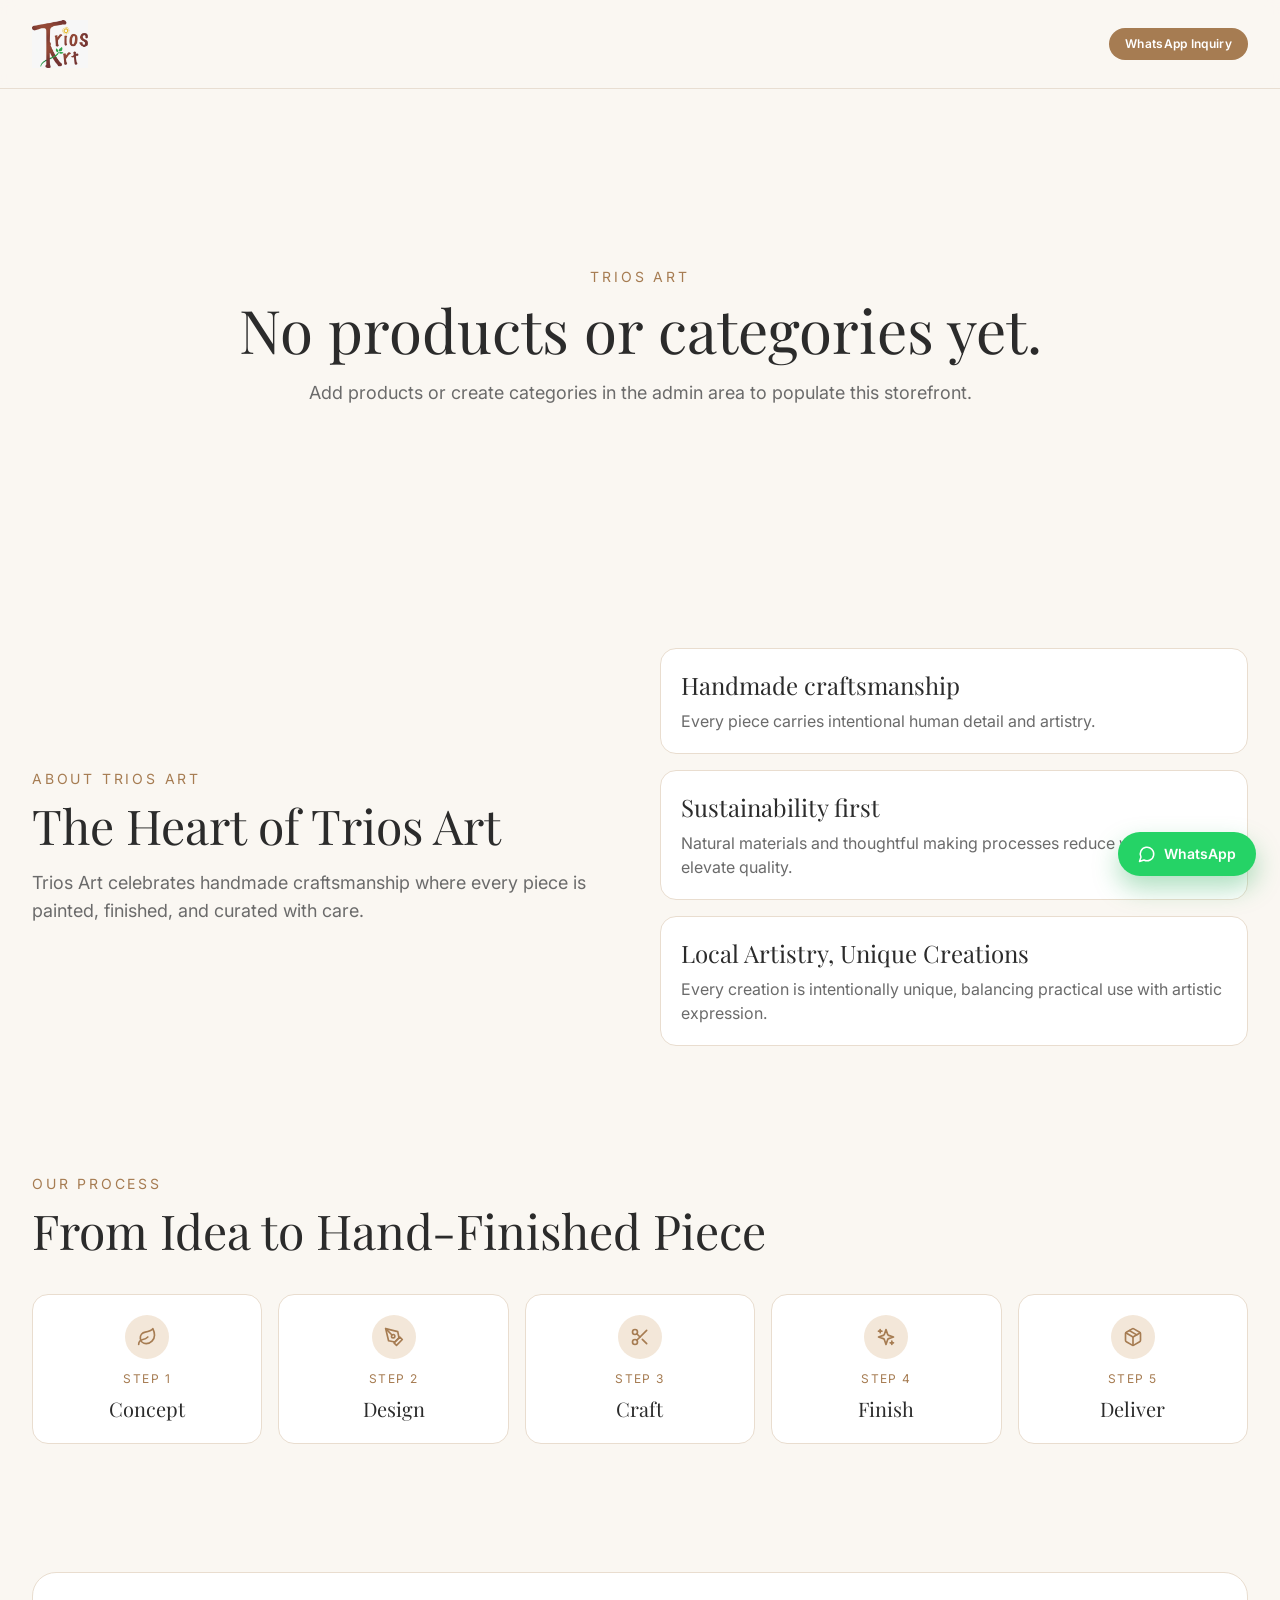
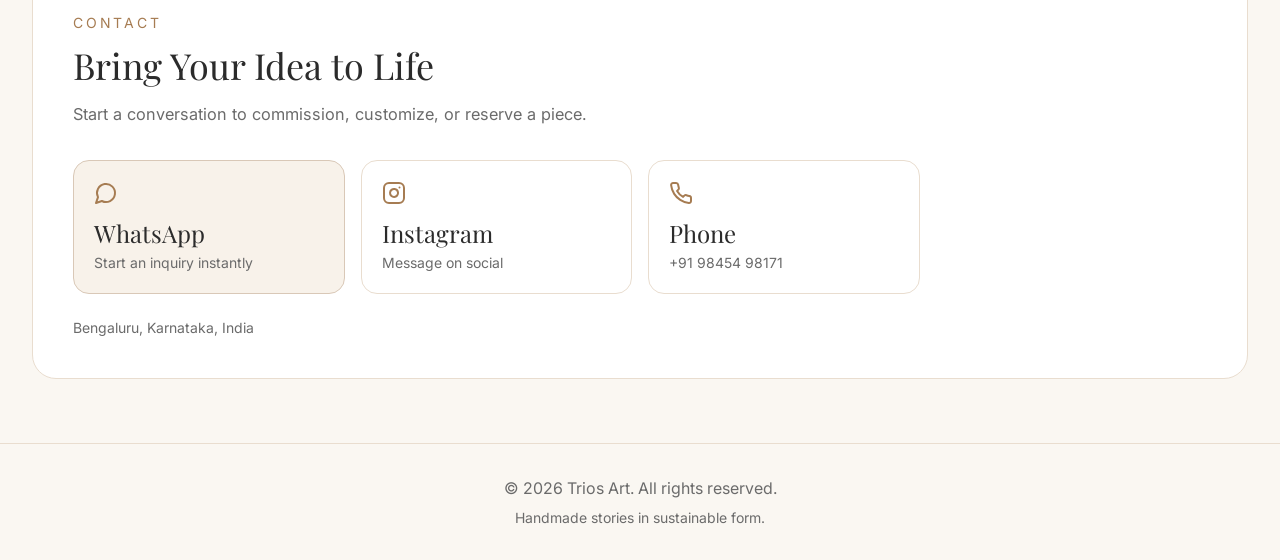
<file: index.html>
<!doctype html>
<html lang="en">
  <head>
    <meta charset="UTF-8" />
    <link rel="icon" href="./trios-art-logo.jpeg" />
    <meta name="viewport" content="width=device-width, initial-scale=1.0" />
    <title>Trios Art | Hand-Painted Jute Bags</title>
    <meta name="description" content="Trios Art offers unique hand-painted jute products that blend artistic expression with sustainable fashion. Explore our collection of stylish, eco-friendly products, thoughtfully crafted for conscious living.">
    <script type="module" crossorigin src="./assets/index-BASyx_5C.js"></script>
    <link rel="stylesheet" crossorigin href="./assets/index-Ck5zi-Fj.css">
  </head>
  <body>
    <div id="root"></div>
  </body>
</html>
</file>
<file: assets/index-Ck5zi-Fj.css>
@import"https://fonts.googleapis.com/css2?family=Inter:wght@400;500;600;700&family=Playfair+Display:wght@500;600;700&display=swap";*,:before,:after{--tw-border-spacing-x: 0;--tw-border-spacing-y: 0;--tw-translate-x: 0;--tw-translate-y: 0;--tw-rotate: 0;--tw-skew-x: 0;--tw-skew-y: 0;--tw-scale-x: 1;--tw-scale-y: 1;--tw-pan-x: ;--tw-pan-y: ;--tw-pinch-zoom: ;--tw-scroll-snap-strictness: proximity;--tw-gradient-from-position: ;--tw-gradient-via-position: ;--tw-gradient-to-position: ;--tw-ordinal: ;--tw-slashed-zero: ;--tw-numeric-figure: ;--tw-numeric-spacing: ;--tw-numeric-fraction: ;--tw-ring-inset: ;--tw-ring-offset-width: 0px;--tw-ring-offset-color: #fff;--tw-ring-color: rgb(59 130 246 / .5);--tw-ring-offset-shadow: 0 0 #0000;--tw-ring-shadow: 0 0 #0000;--tw-shadow: 0 0 #0000;--tw-shadow-colored: 0 0 #0000;--tw-blur: ;--tw-brightness: ;--tw-contrast: ;--tw-grayscale: ;--tw-hue-rotate: ;--tw-invert: ;--tw-saturate: ;--tw-sepia: ;--tw-drop-shadow: ;--tw-backdrop-blur: ;--tw-backdrop-brightness: ;--tw-backdrop-contrast: ;--tw-backdrop-grayscale: ;--tw-backdrop-hue-rotate: ;--tw-backdrop-invert: ;--tw-backdrop-opacity: ;--tw-backdrop-saturate: ;--tw-backdrop-sepia: ;--tw-contain-size: ;--tw-contain-layout: ;--tw-contain-paint: ;--tw-contain-style: }::backdrop{--tw-border-spacing-x: 0;--tw-border-spacing-y: 0;--tw-translate-x: 0;--tw-translate-y: 0;--tw-rotate: 0;--tw-skew-x: 0;--tw-skew-y: 0;--tw-scale-x: 1;--tw-scale-y: 1;--tw-pan-x: ;--tw-pan-y: ;--tw-pinch-zoom: ;--tw-scroll-snap-strictness: proximity;--tw-gradient-from-position: ;--tw-gradient-via-position: ;--tw-gradient-to-position: ;--tw-ordinal: ;--tw-slashed-zero: ;--tw-numeric-figure: ;--tw-numeric-spacing: ;--tw-numeric-fraction: ;--tw-ring-inset: ;--tw-ring-offset-width: 0px;--tw-ring-offset-color: #fff;--tw-ring-color: rgb(59 130 246 / .5);--tw-ring-offset-shadow: 0 0 #0000;--tw-ring-shadow: 0 0 #0000;--tw-shadow: 0 0 #0000;--tw-shadow-colored: 0 0 #0000;--tw-blur: ;--tw-brightness: ;--tw-contrast: ;--tw-grayscale: ;--tw-hue-rotate: ;--tw-invert: ;--tw-saturate: ;--tw-sepia: ;--tw-drop-shadow: ;--tw-backdrop-blur: ;--tw-backdrop-brightness: ;--tw-backdrop-contrast: ;--tw-backdrop-grayscale: ;--tw-backdrop-hue-rotate: ;--tw-backdrop-invert: ;--tw-backdrop-opacity: ;--tw-backdrop-saturate: ;--tw-backdrop-sepia: ;--tw-contain-size: ;--tw-contain-layout: ;--tw-contain-paint: ;--tw-contain-style: }*,:before,:after{box-sizing:border-box;border-width:0;border-style:solid;border-color:#cfcfcf}:before,:after{--tw-content: ""}html,:host{line-height:1.5;-webkit-text-size-adjust:100%;-moz-tab-size:4;-o-tab-size:4;tab-size:4;font-family:Inter,ui-sans-serif,system-ui,sans-serif;font-feature-settings:normal;font-variation-settings:normal;-webkit-tap-highlight-color:transparent}body{margin:0;line-height:inherit}hr{height:0;color:inherit;border-top-width:1px}abbr:where([title]){-webkit-text-decoration:underline dotted;text-decoration:underline dotted}h1,h2,h3,h4,h5,h6{font-size:inherit;font-weight:inherit}a{color:inherit;text-decoration:inherit}b,strong{font-weight:bolder}code,kbd,samp,pre{font-family:ui-monospace,SFMono-Regular,Menlo,Monaco,Consolas,Liberation Mono,Courier New,monospace;font-feature-settings:normal;font-variation-settings:normal;font-size:1em}small{font-size:80%}sub,sup{font-size:75%;line-height:0;position:relative;vertical-align:baseline}sub{bottom:-.25em}sup{top:-.5em}table{text-indent:0;border-color:inherit;border-collapse:collapse}button,input,optgroup,select,textarea{font-family:inherit;font-feature-settings:inherit;font-variation-settings:inherit;font-size:100%;font-weight:inherit;line-height:inherit;letter-spacing:inherit;color:inherit;margin:0;padding:0}button,select{text-transform:none}button,input:where([type=button]),input:where([type=reset]),input:where([type=submit]){-webkit-appearance:button;background-color:transparent;background-image:none}:-moz-focusring{outline:auto}:-moz-ui-invalid{box-shadow:none}progress{vertical-align:baseline}::-webkit-inner-spin-button,::-webkit-outer-spin-button{height:auto}[type=search]{-webkit-appearance:textfield;outline-offset:-2px}::-webkit-search-decoration{-webkit-appearance:none}::-webkit-file-upload-button{-webkit-appearance:button;font:inherit}summary{display:list-item}blockquote,dl,dd,h1,h2,h3,h4,h5,h6,hr,figure,p,pre{margin:0}fieldset{margin:0;padding:0}legend{padding:0}ol,ul,menu{list-style:none;margin:0;padding:0}dialog{padding:0}textarea{resize:vertical}input::-moz-placeholder,textarea::-moz-placeholder{opacity:1;color:#6e6e6e}input::placeholder,textarea::placeholder{opacity:1;color:#6e6e6e}button,[role=button]{cursor:pointer}:disabled{cursor:default}img,svg,video,canvas,audio,iframe,embed,object{display:block;vertical-align:middle}img,video{max-width:100%;height:auto}[hidden]:where(:not([hidden=until-found])){display:none}html{scroll-behavior:smooth}body{font-family:Inter,ui-sans-serif,system-ui,sans-serif;background:#faf7f2;color:#2b2b2b}.pointer-events-none{pointer-events:none}.fixed{position:fixed}.absolute{position:absolute}.relative{position:relative}.sticky{position:sticky}.inset-0{top:0;right:0;bottom:0;left:0}.bottom-3{bottom:.75rem}.bottom-5{bottom:1.25rem}.bottom-6{bottom:1.5rem}.left-1\/2{left:50%}.left-4{left:1rem}.left-6{left:1.5rem}.right-4{right:1rem}.right-5{right:1.25rem}.right-6{right:1.5rem}.top-0{top:0}.top-1\/2{top:50%}.top-4{top:1rem}.top-6{top:1.5rem}.z-10{z-index:10}.z-20{z-index:20}.z-30{z-index:30}.z-40{z-index:40}.z-50{z-index:50}.mx-auto{margin-left:auto;margin-right:auto}.-mt-3{margin-top:-.75rem}.mb-1{margin-bottom:.25rem}.mb-14{margin-bottom:3.5rem}.mb-2{margin-bottom:.5rem}.mb-3{margin-bottom:.75rem}.mb-4{margin-bottom:1rem}.mb-6{margin-bottom:1.5rem}.mb-8{margin-bottom:2rem}.ml-auto{margin-left:auto}.mt-0\.5{margin-top:.125rem}.mt-1{margin-top:.25rem}.mt-10{margin-top:2.5rem}.mt-2{margin-top:.5rem}.mt-3{margin-top:.75rem}.mt-4{margin-top:1rem}.mt-5{margin-top:1.25rem}.mt-6{margin-top:1.5rem}.mt-8{margin-top:2rem}.line-clamp-2{overflow:hidden;display:-webkit-box;-webkit-box-orient:vertical;-webkit-line-clamp:2}.line-clamp-3{overflow:hidden;display:-webkit-box;-webkit-box-orient:vertical;-webkit-line-clamp:3}.line-clamp-5{overflow:hidden;display:-webkit-box;-webkit-box-orient:vertical;-webkit-line-clamp:5}.block{display:block}.inline-block{display:inline-block}.flex{display:flex}.inline-flex{display:inline-flex}.grid{display:grid}.hidden{display:none}.h-11{height:2.75rem}.h-14{height:3.5rem}.h-2{height:.5rem}.h-2\.5{height:.625rem}.h-20{height:5rem}.h-24{height:6rem}.h-28{height:7rem}.h-36{height:9rem}.h-4{height:1rem}.h-5{height:1.25rem}.h-64{height:16rem}.h-9{height:2.25rem}.h-\[420px\]{height:420px}.h-full{height:100%}.min-h-\[320px\]{min-height:320px}.min-h-\[55vh\]{min-height:55vh}.min-h-screen{min-height:100vh}.w-11{width:2.75rem}.w-14{width:3.5rem}.w-2{width:.5rem}.w-20{width:5rem}.w-28{width:7rem}.w-36{width:9rem}.w-4{width:1rem}.w-5{width:1.25rem}.w-56{width:14rem}.w-7{width:1.75rem}.w-9{width:2.25rem}.w-auto{width:auto}.w-fit{width:-moz-fit-content;width:fit-content}.w-full{width:100%}.min-w-0{min-width:0px}.min-w-16{min-width:4rem}.max-w-2xl{max-width:42rem}.max-w-3xl{max-width:48rem}.max-w-6xl{max-width:72rem}.max-w-7xl{max-width:80rem}.max-w-md{max-width:28rem}.max-w-none{max-width:none}.flex-1{flex:1 1 0%}.flex-shrink-0,.shrink-0{flex-shrink:0}.-translate-x-1\/2{--tw-translate-x: -50%;transform:translate(var(--tw-translate-x),var(--tw-translate-y)) rotate(var(--tw-rotate)) skew(var(--tw-skew-x)) skewY(var(--tw-skew-y)) scaleX(var(--tw-scale-x)) scaleY(var(--tw-scale-y))}.-translate-y-1\/2{--tw-translate-y: -50%;transform:translate(var(--tw-translate-x),var(--tw-translate-y)) rotate(var(--tw-rotate)) skew(var(--tw-skew-x)) skewY(var(--tw-skew-y)) scaleX(var(--tw-scale-x)) scaleY(var(--tw-scale-y))}.translate-y-0{--tw-translate-y: 0px;transform:translate(var(--tw-translate-x),var(--tw-translate-y)) rotate(var(--tw-rotate)) skew(var(--tw-skew-x)) skewY(var(--tw-skew-y)) scaleX(var(--tw-scale-x)) scaleY(var(--tw-scale-y))}.translate-y-5{--tw-translate-y: 1.25rem;transform:translate(var(--tw-translate-x),var(--tw-translate-y)) rotate(var(--tw-rotate)) skew(var(--tw-skew-x)) skewY(var(--tw-skew-y)) scaleX(var(--tw-scale-x)) scaleY(var(--tw-scale-y))}.transform{transform:translate(var(--tw-translate-x),var(--tw-translate-y)) rotate(var(--tw-rotate)) skew(var(--tw-skew-x)) skewY(var(--tw-skew-y)) scaleX(var(--tw-scale-x)) scaleY(var(--tw-scale-y))}.cursor-pointer{cursor:pointer}.select-none{-webkit-user-select:none;-moz-user-select:none;user-select:none}.resize-y{resize:vertical}.grid-cols-1{grid-template-columns:repeat(1,minmax(0,1fr))}.grid-cols-2{grid-template-columns:repeat(2,minmax(0,1fr))}.grid-cols-3{grid-template-columns:repeat(3,minmax(0,1fr))}.grid-cols-5{grid-template-columns:repeat(5,minmax(0,1fr))}.flex-col{flex-direction:column}.flex-wrap{flex-wrap:wrap}.items-start{align-items:flex-start}.items-end{align-items:flex-end}.items-center{align-items:center}.justify-end{justify-content:flex-end}.justify-center{justify-content:center}.justify-between{justify-content:space-between}.gap-1{gap:.25rem}.gap-10{gap:2.5rem}.gap-2{gap:.5rem}.gap-3{gap:.75rem}.gap-4{gap:1rem}.gap-6{gap:1.5rem}.space-y-2>:not([hidden])~:not([hidden]){--tw-space-y-reverse: 0;margin-top:calc(.5rem * calc(1 - var(--tw-space-y-reverse)));margin-bottom:calc(.5rem * var(--tw-space-y-reverse))}.space-y-3>:not([hidden])~:not([hidden]){--tw-space-y-reverse: 0;margin-top:calc(.75rem * calc(1 - var(--tw-space-y-reverse)));margin-bottom:calc(.75rem * var(--tw-space-y-reverse))}.space-y-4>:not([hidden])~:not([hidden]){--tw-space-y-reverse: 0;margin-top:calc(1rem * calc(1 - var(--tw-space-y-reverse)));margin-bottom:calc(1rem * var(--tw-space-y-reverse))}.space-y-6>:not([hidden])~:not([hidden]){--tw-space-y-reverse: 0;margin-top:calc(1.5rem * calc(1 - var(--tw-space-y-reverse)));margin-bottom:calc(1.5rem * var(--tw-space-y-reverse))}.space-y-8>:not([hidden])~:not([hidden]){--tw-space-y-reverse: 0;margin-top:calc(2rem * calc(1 - var(--tw-space-y-reverse)));margin-bottom:calc(2rem * var(--tw-space-y-reverse))}.overflow-hidden{overflow:hidden}.truncate{overflow:hidden;text-overflow:ellipsis;white-space:nowrap}.rounded{border-radius:.25rem}.rounded-2xl{border-radius:1rem}.rounded-3xl{border-radius:1.5rem}.rounded-full{border-radius:9999px}.rounded-lg{border-radius:.5rem}.rounded-xl{border-radius:.75rem}.border{border-width:1px}.border-b{border-bottom-width:1px}.border-t{border-top-width:1px}.border-dashed{border-style:dashed}.border-\[\#A67C52\]{--tw-border-opacity: 1;border-color:rgb(166 124 82 / var(--tw-border-opacity, 1))}.border-\[\#D9C8B7\]{--tw-border-opacity: 1;border-color:rgb(217 200 183 / var(--tw-border-opacity, 1))}.border-\[\#E8DED2\]{--tw-border-opacity: 1;border-color:rgb(232 222 210 / var(--tw-border-opacity, 1))}.border-\[\#E9DDCF\]{--tw-border-opacity: 1;border-color:rgb(233 221 207 / var(--tw-border-opacity, 1))}.border-\[\#EDE3D8\]{--tw-border-opacity: 1;border-color:rgb(237 227 216 / var(--tw-border-opacity, 1))}.border-\[\#EFE5D9\]{--tw-border-opacity: 1;border-color:rgb(239 229 217 / var(--tw-border-opacity, 1))}.border-amber-200{--tw-border-opacity: 1;border-color:rgb(245 229 161 / var(--tw-border-opacity, 1))}.border-gray-200{--tw-border-opacity: 1;border-color:rgb(207 207 207 / var(--tw-border-opacity, 1))}.border-gray-300{--tw-border-opacity: 1;border-color:rgb(158 158 158 / var(--tw-border-opacity, 1))}.border-indigo-500{--tw-border-opacity: 1;border-color:rgb(91 68 204 / var(--tw-border-opacity, 1))}.border-indigo-600{--tw-border-opacity: 1;border-color:rgb(76 55 171 / var(--tw-border-opacity, 1))}.border-red-200{--tw-border-opacity: 1;border-color:rgb(254 202 202 / var(--tw-border-opacity, 1))}.border-red-300{--tw-border-opacity: 1;border-color:rgb(252 165 165 / var(--tw-border-opacity, 1))}.border-transparent{border-color:transparent}.bg-\[\#25D366\]{--tw-bg-opacity: 1;background-color:rgb(37 211 102 / var(--tw-bg-opacity, 1))}.bg-\[\#A67C52\]{--tw-bg-opacity: 1;background-color:rgb(166 124 82 / var(--tw-bg-opacity, 1))}.bg-\[\#A67C52\]\/10{background-color:#a67c521a}.bg-\[\#C4A882\]{--tw-bg-opacity: 1;background-color:rgb(196 168 130 / var(--tw-bg-opacity, 1))}.bg-\[\#F1E4D6\]{--tw-bg-opacity: 1;background-color:rgb(241 228 214 / var(--tw-bg-opacity, 1))}.bg-\[\#F3E7D9\]{--tw-bg-opacity: 1;background-color:rgb(243 231 217 / var(--tw-bg-opacity, 1))}.bg-\[\#F4E9DC\]{--tw-bg-opacity: 1;background-color:rgb(244 233 220 / var(--tw-bg-opacity, 1))}.bg-\[\#F4EEE6\]{--tw-bg-opacity: 1;background-color:rgb(244 238 230 / var(--tw-bg-opacity, 1))}.bg-\[\#F7F1E8\]{--tw-bg-opacity: 1;background-color:rgb(247 241 232 / var(--tw-bg-opacity, 1))}.bg-\[\#F8F2EA\]{--tw-bg-opacity: 1;background-color:rgb(248 242 234 / var(--tw-bg-opacity, 1))}.bg-\[\#FAF7F2\]{--tw-bg-opacity: 1;background-color:rgb(250 247 242 / var(--tw-bg-opacity, 1))}.bg-\[\#FAF7F2\]\/90{background-color:#faf7f2e6}.bg-\[\#FBF8F3\]{--tw-bg-opacity: 1;background-color:rgb(251 248 243 / var(--tw-bg-opacity, 1))}.bg-amber-50{--tw-bg-opacity: 1;background-color:rgb(255 251 235 / var(--tw-bg-opacity, 1))}.bg-gray-100{--tw-bg-opacity: 1;background-color:rgb(229 229 229 / var(--tw-bg-opacity, 1))}.bg-gray-50{--tw-bg-opacity: 1;background-color:rgb(245 245 245 / var(--tw-bg-opacity, 1))}.bg-green-100{--tw-bg-opacity: 1;background-color:rgb(220 252 231 / var(--tw-bg-opacity, 1))}.bg-indigo-50{--tw-bg-opacity: 1;background-color:rgb(240 236 249 / var(--tw-bg-opacity, 1))}.bg-indigo-600{--tw-bg-opacity: 1;background-color:rgb(76 55 171 / var(--tw-bg-opacity, 1))}.bg-red-50{--tw-bg-opacity: 1;background-color:rgb(254 242 242 / var(--tw-bg-opacity, 1))}.bg-red-600{--tw-bg-opacity: 1;background-color:rgb(220 38 38 / var(--tw-bg-opacity, 1))}.bg-white{--tw-bg-opacity: 1;background-color:rgb(255 255 255 / var(--tw-bg-opacity, 1))}.bg-white\/80{background-color:#fffc}.bg-white\/95{background-color:#fffffff2}.bg-gradient-to-b{background-image:linear-gradient(to bottom,var(--tw-gradient-stops))}.from-\[\#F5EDE0\]{--tw-gradient-from: #F5EDE0 var(--tw-gradient-from-position);--tw-gradient-to: rgb(245 237 224 / 0) var(--tw-gradient-to-position);--tw-gradient-stops: var(--tw-gradient-from), var(--tw-gradient-to)}.via-\[\#FAF3EB\]{--tw-gradient-to: rgb(250 243 235 / 0) var(--tw-gradient-to-position);--tw-gradient-stops: var(--tw-gradient-from), #FAF3EB var(--tw-gradient-via-position), var(--tw-gradient-to)}.to-\[\#FAF7F2\]{--tw-gradient-to: #FAF7F2 var(--tw-gradient-to-position)}.fill-current{fill:currentColor}.object-contain{-o-object-fit:contain;object-fit:contain}.object-cover{-o-object-fit:cover;object-fit:cover}.p-1{padding:.25rem}.p-2{padding:.5rem}.p-3{padding:.75rem}.p-4{padding:1rem}.p-5{padding:1.25rem}.p-6{padding:1.5rem}.p-7{padding:1.75rem}.p-8{padding:2rem}.px-2{padding-left:.5rem;padding-right:.5rem}.px-3{padding-left:.75rem;padding-right:.75rem}.px-4{padding-left:1rem;padding-right:1rem}.px-5{padding-left:1.25rem;padding-right:1.25rem}.px-6{padding-left:1.5rem;padding-right:1.5rem}.py-0\.5{padding-top:.125rem;padding-bottom:.125rem}.py-1{padding-top:.25rem;padding-bottom:.25rem}.py-1\.5{padding-top:.375rem;padding-bottom:.375rem}.py-10{padding-top:2.5rem;padding-bottom:2.5rem}.py-14{padding-top:3.5rem;padding-bottom:3.5rem}.py-16{padding-top:4rem;padding-bottom:4rem}.py-2{padding-top:.5rem;padding-bottom:.5rem}.py-2\.5{padding-top:.625rem;padding-bottom:.625rem}.py-3{padding-top:.75rem;padding-bottom:.75rem}.py-4{padding-top:1rem;padding-bottom:1rem}.py-8{padding-top:2rem;padding-bottom:2rem}.pb-8{padding-bottom:2rem}.pt-14{padding-top:3.5rem}.pt-2{padding-top:.5rem}.pt-3{padding-top:.75rem}.pt-4{padding-top:1rem}.pt-6{padding-top:1.5rem}.text-left{text-align:left}.text-center{text-align:center}.font-serif{font-family:ui-serif,Georgia,Cambria,Times New Roman,Times,serif}.text-2xl{font-size:1.5rem;line-height:2rem}.text-4xl{font-size:2.25rem;line-height:2.5rem}.text-5xl{font-size:3rem;line-height:1}.text-\[0\.65rem\]{font-size:.65rem}.text-\[0\.94rem\]{font-size:.94rem}.text-\[0\.95rem\]{font-size:.95rem}.text-\[0\.97rem\]{font-size:.97rem}.text-\[0\.98rem\]{font-size:.98rem}.text-\[1\.02rem\]{font-size:1.02rem}.text-\[1\.65rem\]{font-size:1.65rem}.text-\[1\.6rem\]{font-size:1.6rem}.text-\[2\.05rem\]{font-size:2.05rem}.text-\[2\.35rem\]{font-size:2.35rem}.text-\[2rem\]{font-size:2rem}.text-\[8rem\]{font-size:8rem}.text-base{font-size:1rem;line-height:1.5rem}.text-lg{font-size:1.125rem;line-height:1.75rem}.text-sm{font-size:.875rem;line-height:1.25rem}.text-xl{font-size:1.25rem;line-height:1.75rem}.text-xs{font-size:.75rem;line-height:1rem}.font-bold{font-weight:700}.font-medium{font-weight:500}.font-semibold{font-weight:600}.uppercase{text-transform:uppercase}.tabular-nums{--tw-numeric-spacing: tabular-nums;font-variant-numeric:var(--tw-ordinal) var(--tw-slashed-zero) var(--tw-numeric-figure) var(--tw-numeric-spacing) var(--tw-numeric-fraction)}.leading-\[1\.1\]{line-height:1.1}.leading-none{line-height:1}.leading-relaxed{line-height:1.625}.leading-tight{line-height:1.25}.tracking-\[0\.08em\]{letter-spacing:.08em}.tracking-\[0\.12em\]{letter-spacing:.12em}.tracking-\[0\.14em\]{letter-spacing:.14em}.tracking-\[0\.18em\]{letter-spacing:.18em}.tracking-\[0\.1em\]{letter-spacing:.1em}.tracking-\[0\.2em\]{letter-spacing:.2em}.tracking-wide{letter-spacing:.025em}.text-\[\#2B2B2B\]{--tw-text-opacity: 1;color:rgb(43 43 43 / var(--tw-text-opacity, 1))}.text-\[\#6B6B6B\]{--tw-text-opacity: 1;color:rgb(107 107 107 / var(--tw-text-opacity, 1))}.text-\[\#7F5B3A\]{--tw-text-opacity: 1;color:rgb(127 91 58 / var(--tw-text-opacity, 1))}.text-\[\#8F6843\]{--tw-text-opacity: 1;color:rgb(143 104 67 / var(--tw-text-opacity, 1))}.text-\[\#A67C52\]{--tw-text-opacity: 1;color:rgb(166 124 82 / var(--tw-text-opacity, 1))}.text-\[\#A67C52\]\/10{color:#a67c521a}.text-amber-700{--tw-text-opacity: 1;color:rgb(180 83 9 / var(--tw-text-opacity, 1))}.text-gray-400{--tw-text-opacity: 1;color:rgb(110 110 110 / var(--tw-text-opacity, 1))}.text-gray-500{--tw-text-opacity: 1;color:rgb(79 79 79 / var(--tw-text-opacity, 1))}.text-gray-600{--tw-text-opacity: 1;color:rgb(61 61 61 / var(--tw-text-opacity, 1))}.text-gray-700{--tw-text-opacity: 1;color:rgb(45 45 45 / var(--tw-text-opacity, 1))}.text-gray-800{--tw-text-opacity: 1;color:rgb(30 30 30 / var(--tw-text-opacity, 1))}.text-gray-900{--tw-text-opacity: 1;color:rgb(18 18 18 / var(--tw-text-opacity, 1))}.text-green-700{--tw-text-opacity: 1;color:rgb(21 128 61 / var(--tw-text-opacity, 1))}.text-indigo-700{--tw-text-opacity: 1;color:rgb(61 42 138 / var(--tw-text-opacity, 1))}.text-red-500{--tw-text-opacity: 1;color:rgb(239 68 68 / var(--tw-text-opacity, 1))}.text-red-600{--tw-text-opacity: 1;color:rgb(220 38 38 / var(--tw-text-opacity, 1))}.text-red-700{--tw-text-opacity: 1;color:rgb(185 28 28 / var(--tw-text-opacity, 1))}.text-white{--tw-text-opacity: 1;color:rgb(255 255 255 / var(--tw-text-opacity, 1))}.underline{text-decoration-line:underline}.opacity-0{opacity:0}.opacity-100{opacity:1}.opacity-50{opacity:.5}.shadow{--tw-shadow: 0 1px 3px 0 rgb(0 0 0 / .1), 0 1px 2px -1px rgb(0 0 0 / .1);--tw-shadow-colored: 0 1px 3px 0 var(--tw-shadow-color), 0 1px 2px -1px var(--tw-shadow-color);box-shadow:var(--tw-ring-offset-shadow, 0 0 #0000),var(--tw-ring-shadow, 0 0 #0000),var(--tw-shadow)}.shadow-\[0_12px_26px_rgba\(22\,163\,74\,0\.35\)\]{--tw-shadow: 0 12px 26px rgba(22,163,74,.35);--tw-shadow-colored: 0 12px 26px var(--tw-shadow-color);box-shadow:var(--tw-ring-offset-shadow, 0 0 #0000),var(--tw-ring-shadow, 0 0 #0000),var(--tw-shadow)}.shadow-\[0_20px_50px_rgba\(166\,124\,82\,0\.18\)\]{--tw-shadow: 0 20px 50px rgba(166,124,82,.18);--tw-shadow-colored: 0 20px 50px var(--tw-shadow-color);box-shadow:var(--tw-ring-offset-shadow, 0 0 #0000),var(--tw-ring-shadow, 0 0 #0000),var(--tw-shadow)}.shadow-lg{--tw-shadow: 0 10px 15px -3px rgb(0 0 0 / .1), 0 4px 6px -4px rgb(0 0 0 / .1);--tw-shadow-colored: 0 10px 15px -3px var(--tw-shadow-color), 0 4px 6px -4px var(--tw-shadow-color);box-shadow:var(--tw-ring-offset-shadow, 0 0 #0000),var(--tw-ring-shadow, 0 0 #0000),var(--tw-shadow)}.shadow-md{--tw-shadow: 0 4px 6px -1px rgb(0 0 0 / .1), 0 2px 4px -2px rgb(0 0 0 / .1);--tw-shadow-colored: 0 4px 6px -1px var(--tw-shadow-color), 0 2px 4px -2px var(--tw-shadow-color);box-shadow:var(--tw-ring-offset-shadow, 0 0 #0000),var(--tw-ring-shadow, 0 0 #0000),var(--tw-shadow)}.shadow-sm{--tw-shadow: 0 1px 2px 0 rgb(0 0 0 / .05);--tw-shadow-colored: 0 1px 2px 0 var(--tw-shadow-color);box-shadow:var(--tw-ring-offset-shadow, 0 0 #0000),var(--tw-ring-shadow, 0 0 #0000),var(--tw-shadow)}.ring-1{--tw-ring-offset-shadow: var(--tw-ring-inset) 0 0 0 var(--tw-ring-offset-width) var(--tw-ring-offset-color);--tw-ring-shadow: var(--tw-ring-inset) 0 0 0 calc(1px + var(--tw-ring-offset-width)) var(--tw-ring-color);box-shadow:var(--tw-ring-offset-shadow),var(--tw-ring-shadow),var(--tw-shadow, 0 0 #0000)}.ring-2{--tw-ring-offset-shadow: var(--tw-ring-inset) 0 0 0 var(--tw-ring-offset-width) var(--tw-ring-offset-color);--tw-ring-shadow: var(--tw-ring-inset) 0 0 0 calc(2px + var(--tw-ring-offset-width)) var(--tw-ring-color);box-shadow:var(--tw-ring-offset-shadow),var(--tw-ring-shadow),var(--tw-shadow, 0 0 #0000)}.ring-inset{--tw-ring-inset: inset}.ring-\[\#D9C8B7\]{--tw-ring-opacity: 1;--tw-ring-color: rgb(217 200 183 / var(--tw-ring-opacity, 1))}.ring-gray-200{--tw-ring-opacity: 1;--tw-ring-color: rgb(207 207 207 / var(--tw-ring-opacity, 1))}.ring-indigo-200{--tw-ring-opacity: 1;--tw-ring-color: rgb(192 179 235 / var(--tw-ring-opacity, 1))}.filter{filter:var(--tw-blur) var(--tw-brightness) var(--tw-contrast) var(--tw-grayscale) var(--tw-hue-rotate) var(--tw-invert) var(--tw-saturate) var(--tw-sepia) var(--tw-drop-shadow)}.backdrop-blur{--tw-backdrop-blur: blur(8px);-webkit-backdrop-filter:var(--tw-backdrop-blur) var(--tw-backdrop-brightness) var(--tw-backdrop-contrast) var(--tw-backdrop-grayscale) var(--tw-backdrop-hue-rotate) var(--tw-backdrop-invert) var(--tw-backdrop-opacity) var(--tw-backdrop-saturate) var(--tw-backdrop-sepia);backdrop-filter:var(--tw-backdrop-blur) var(--tw-backdrop-brightness) var(--tw-backdrop-contrast) var(--tw-backdrop-grayscale) var(--tw-backdrop-hue-rotate) var(--tw-backdrop-invert) var(--tw-backdrop-opacity) var(--tw-backdrop-saturate) var(--tw-backdrop-sepia)}.transition{transition-property:color,background-color,border-color,text-decoration-color,fill,stroke,opacity,box-shadow,transform,filter,-webkit-backdrop-filter;transition-property:color,background-color,border-color,text-decoration-color,fill,stroke,opacity,box-shadow,transform,filter,backdrop-filter;transition-property:color,background-color,border-color,text-decoration-color,fill,stroke,opacity,box-shadow,transform,filter,backdrop-filter,-webkit-backdrop-filter;transition-timing-function:cubic-bezier(.4,0,.2,1);transition-duration:.15s}.transition-all{transition-property:all;transition-timing-function:cubic-bezier(.4,0,.2,1);transition-duration:.15s}.transition-shadow{transition-property:box-shadow;transition-timing-function:cubic-bezier(.4,0,.2,1);transition-duration:.15s}.transition-transform{transition-property:transform;transition-timing-function:cubic-bezier(.4,0,.2,1);transition-duration:.15s}.duration-200{transition-duration:.2s}.duration-300{transition-duration:.3s}.duration-500{transition-duration:.5s}.duration-700{transition-duration:.7s}.ease-out{transition-timing-function:cubic-bezier(0,0,.2,1)}.font-heading{font-family:Playfair Display,serif}.hover\:-translate-y-1:hover{--tw-translate-y: -.25rem;transform:translate(var(--tw-translate-x),var(--tw-translate-y)) rotate(var(--tw-rotate)) skew(var(--tw-skew-x)) skewY(var(--tw-skew-y)) scaleX(var(--tw-scale-x)) scaleY(var(--tw-scale-y))}.hover\:scale-105:hover{--tw-scale-x: 1.05;--tw-scale-y: 1.05;transform:translate(var(--tw-translate-x),var(--tw-translate-y)) rotate(var(--tw-rotate)) skew(var(--tw-skew-x)) skewY(var(--tw-skew-y)) scaleX(var(--tw-scale-x)) scaleY(var(--tw-scale-y))}.hover\:scale-\[1\.02\]:hover{--tw-scale-x: 1.02;--tw-scale-y: 1.02;transform:translate(var(--tw-translate-x),var(--tw-translate-y)) rotate(var(--tw-rotate)) skew(var(--tw-skew-x)) skewY(var(--tw-skew-y)) scaleX(var(--tw-scale-x)) scaleY(var(--tw-scale-y))}.hover\:bg-\[\#8F6843\]:hover{--tw-bg-opacity: 1;background-color:rgb(143 104 67 / var(--tw-bg-opacity, 1))}.hover\:bg-\[\#A67C52\]:hover{--tw-bg-opacity: 1;background-color:rgb(166 124 82 / var(--tw-bg-opacity, 1))}.hover\:bg-\[\#F7F1E8\]:hover{--tw-bg-opacity: 1;background-color:rgb(247 241 232 / var(--tw-bg-opacity, 1))}.hover\:bg-gray-100:hover{--tw-bg-opacity: 1;background-color:rgb(229 229 229 / var(--tw-bg-opacity, 1))}.hover\:bg-gray-200:hover{--tw-bg-opacity: 1;background-color:rgb(207 207 207 / var(--tw-bg-opacity, 1))}.hover\:bg-gray-50:hover{--tw-bg-opacity: 1;background-color:rgb(245 245 245 / var(--tw-bg-opacity, 1))}.hover\:bg-indigo-700:hover{--tw-bg-opacity: 1;background-color:rgb(61 42 138 / var(--tw-bg-opacity, 1))}.hover\:bg-red-50:hover{--tw-bg-opacity: 1;background-color:rgb(254 242 242 / var(--tw-bg-opacity, 1))}.hover\:bg-red-700:hover{--tw-bg-opacity: 1;background-color:rgb(185 28 28 / var(--tw-bg-opacity, 1))}.hover\:bg-white\/60:hover{background-color:#fff9}.hover\:text-gray-800:hover{--tw-text-opacity: 1;color:rgb(30 30 30 / var(--tw-text-opacity, 1))}.hover\:text-red-700:hover{--tw-text-opacity: 1;color:rgb(185 28 28 / var(--tw-text-opacity, 1))}.hover\:text-white:hover{--tw-text-opacity: 1;color:rgb(255 255 255 / var(--tw-text-opacity, 1))}.hover\:shadow-\[0_10px_22px_rgba\(166\,124\,82\,0\.35\)\]:hover{--tw-shadow: 0 10px 22px rgba(166,124,82,.35);--tw-shadow-colored: 0 10px 22px var(--tw-shadow-color);box-shadow:var(--tw-ring-offset-shadow, 0 0 #0000),var(--tw-ring-shadow, 0 0 #0000),var(--tw-shadow)}.hover\:shadow-\[0_16px_30px_rgba\(22\,163\,74\,0\.42\)\]:hover{--tw-shadow: 0 16px 30px rgba(22,163,74,.42);--tw-shadow-colored: 0 16px 30px var(--tw-shadow-color);box-shadow:var(--tw-ring-offset-shadow, 0 0 #0000),var(--tw-ring-shadow, 0 0 #0000),var(--tw-shadow)}.hover\:shadow-\[0_18px_34px_rgba\(66\,44\,24\,0\.14\)\]:hover{--tw-shadow: 0 18px 34px rgba(66,44,24,.14);--tw-shadow-colored: 0 18px 34px var(--tw-shadow-color);box-shadow:var(--tw-ring-offset-shadow, 0 0 #0000),var(--tw-ring-shadow, 0 0 #0000),var(--tw-shadow)}.hover\:shadow-lg:hover{--tw-shadow: 0 10px 15px -3px rgb(0 0 0 / .1), 0 4px 6px -4px rgb(0 0 0 / .1);--tw-shadow-colored: 0 10px 15px -3px var(--tw-shadow-color), 0 4px 6px -4px var(--tw-shadow-color);box-shadow:var(--tw-ring-offset-shadow, 0 0 #0000),var(--tw-ring-shadow, 0 0 #0000),var(--tw-shadow)}.hover\:shadow-md:hover{--tw-shadow: 0 4px 6px -1px rgb(0 0 0 / .1), 0 2px 4px -2px rgb(0 0 0 / .1);--tw-shadow-colored: 0 4px 6px -1px var(--tw-shadow-color), 0 2px 4px -2px var(--tw-shadow-color);box-shadow:var(--tw-ring-offset-shadow, 0 0 #0000),var(--tw-ring-shadow, 0 0 #0000),var(--tw-shadow)}.disabled\:cursor-not-allowed:disabled{cursor:not-allowed}.disabled\:opacity-40:disabled{opacity:.4}.disabled\:opacity-50:disabled{opacity:.5}.disabled\:opacity-60:disabled{opacity:.6}.group:hover .group-hover\:scale-105{--tw-scale-x: 1.05;--tw-scale-y: 1.05;transform:translate(var(--tw-translate-x),var(--tw-translate-y)) rotate(var(--tw-rotate)) skew(var(--tw-skew-x)) skewY(var(--tw-skew-y)) scaleX(var(--tw-scale-x)) scaleY(var(--tw-scale-y))}@media (min-width: 640px){.sm\:bottom-6{bottom:1.5rem}.sm\:right-6{right:1.5rem}.sm\:mt-6{margin-top:1.5rem}.sm\:mt-8{margin-top:2rem}.sm\:grid-cols-2{grid-template-columns:repeat(2,minmax(0,1fr))}.sm\:grid-cols-4{grid-template-columns:repeat(4,minmax(0,1fr))}.sm\:flex-row{flex-direction:row}.sm\:items-start{align-items:flex-start}.sm\:items-center{align-items:center}.sm\:justify-between{justify-content:space-between}.sm\:p-10{padding:2.5rem}.sm\:p-6{padding:1.5rem}.sm\:px-5{padding-left:1.25rem;padding-right:1.25rem}.sm\:px-6{padding-left:1.5rem;padding-right:1.5rem}.sm\:px-8{padding-left:2rem;padding-right:2rem}.sm\:py-12{padding-top:3rem;padding-bottom:3rem}.sm\:py-16{padding-top:4rem;padding-bottom:4rem}.sm\:py-20{padding-top:5rem;padding-bottom:5rem}.sm\:pb-10{padding-bottom:2.5rem}.sm\:pt-20{padding-top:5rem}.sm\:text-2xl{font-size:1.5rem;line-height:2rem}.sm\:text-3xl{font-size:1.875rem;line-height:2.25rem}.sm\:text-4xl{font-size:2.25rem;line-height:2.5rem}.sm\:text-5xl{font-size:3rem;line-height:1}.sm\:text-6xl{font-size:3.75rem;line-height:1}.sm\:text-\[12rem\]{font-size:12rem}.sm\:text-base{font-size:1rem;line-height:1.5rem}.sm\:text-lg{font-size:1.125rem;line-height:1.75rem}.sm\:text-sm{font-size:.875rem;line-height:1.25rem}}@media (min-width: 768px){.md\:col-span-2{grid-column:span 2 / span 2}.md\:grid-cols-2{grid-template-columns:repeat(2,minmax(0,1fr))}.md\:grid-cols-3{grid-template-columns:repeat(3,minmax(0,1fr))}.md\:grid-cols-4{grid-template-columns:repeat(4,minmax(0,1fr))}.md\:grid-cols-5{grid-template-columns:repeat(5,minmax(0,1fr))}}@media (min-width: 1024px){.lg\:grid-cols-2{grid-template-columns:repeat(2,minmax(0,1fr))}.lg\:grid-cols-3{grid-template-columns:repeat(3,minmax(0,1fr))}.lg\:grid-cols-4{grid-template-columns:repeat(4,minmax(0,1fr))}.lg\:items-center{align-items:center}.lg\:px-8{padding-left:2rem;padding-right:2rem}}@media (min-width: 1280px){.xl\:block{display:block}.xl\:hidden{display:none}}
</file>
